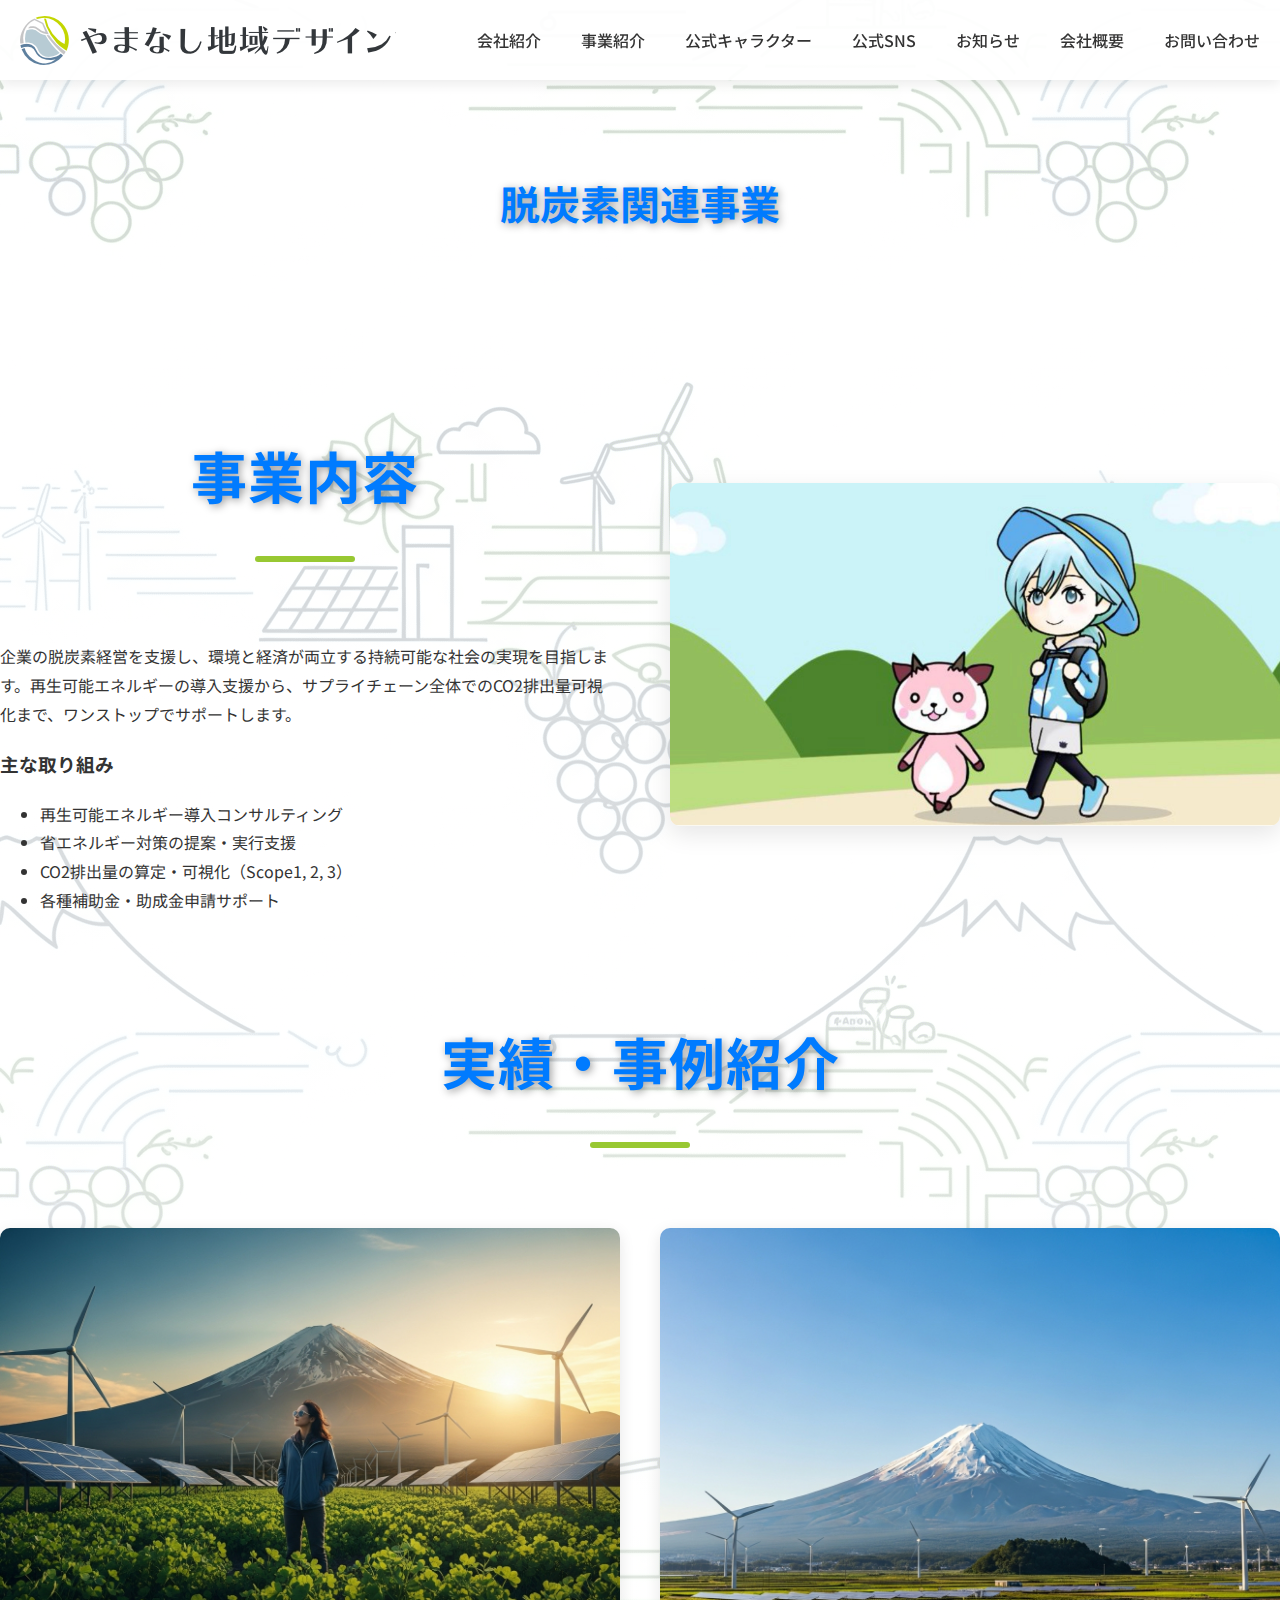
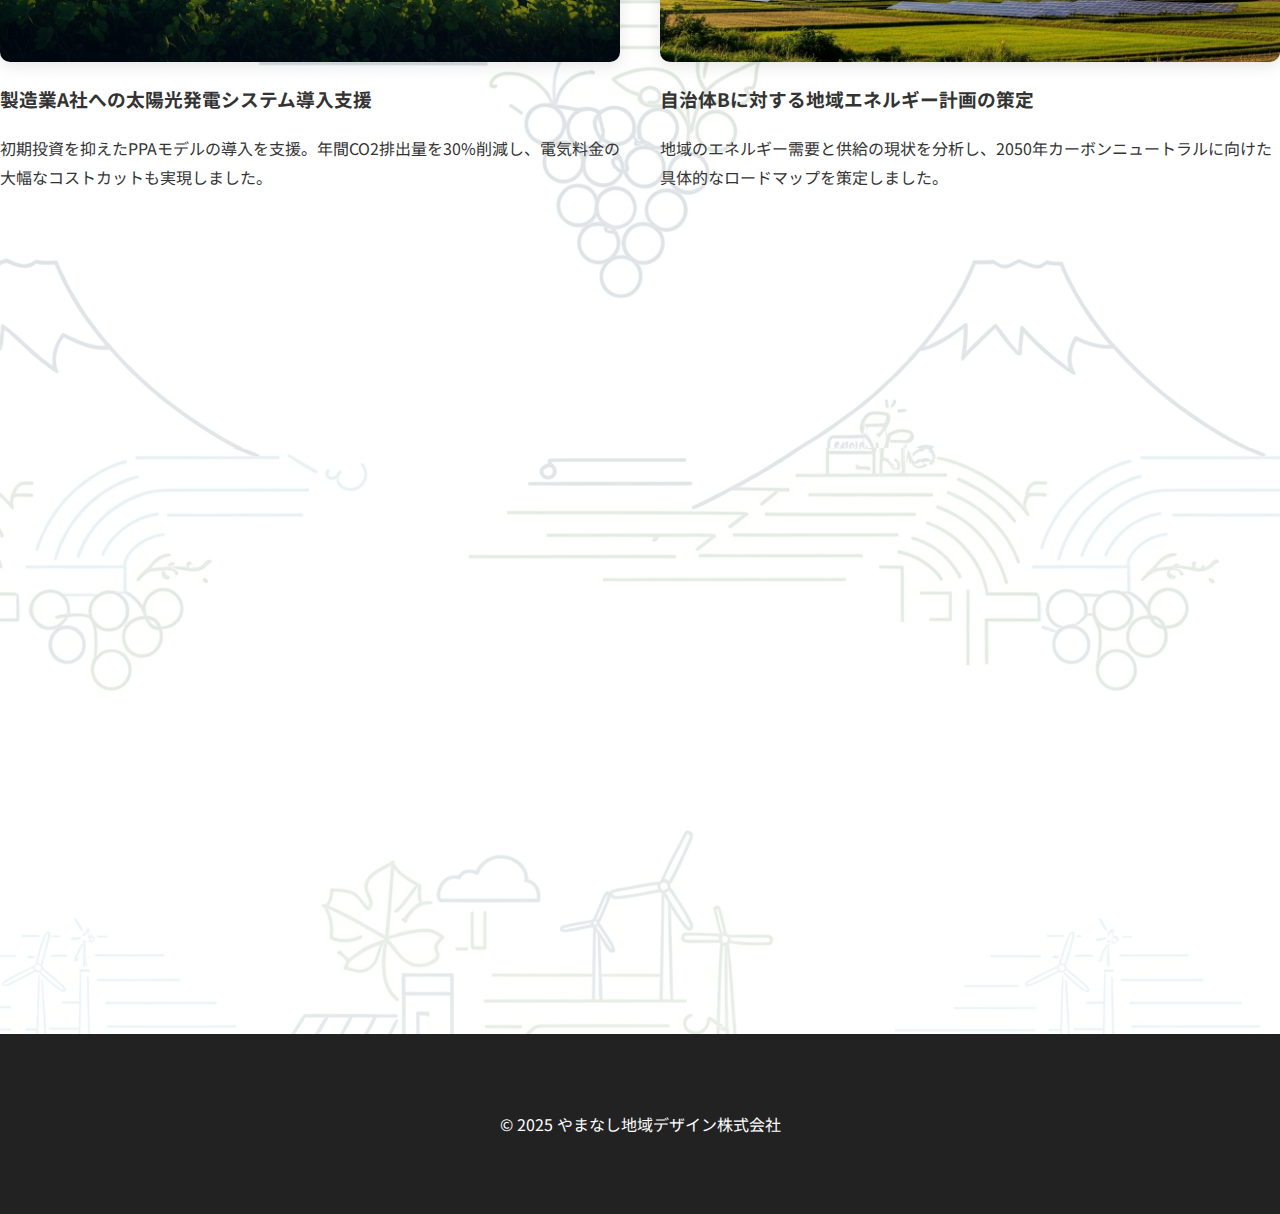
<file: decarbonization.html>
<!DOCTYPE html>
<html lang="ja">
  <head>
    <meta charset="UTF-8">
    <meta name="viewport" content="width=device-width, initial-scale=1.0">
    <title>脱炭素関連事業 - やまなし地域デザイン</title>
    <link rel="shortcut icon" href="image/favicon.ico" type="image/x-icon">
    <link rel="preconnect" href="https://fonts.googleapis.com">
    <link rel="preconnect" href="https://fonts.gstatic.com" crossorigin>
    <link
      href="https://fonts.googleapis.com/css2?family=Noto+Sans+JP:wght@300;400;500;700&display=swap"
      rel="stylesheet"
    >
    <link rel="stylesheet" href="css/style.css">
  </head>
  <body>
    <header>
      <div class="container">
        <a href="index.html" class="logo"><img src="image/logo_name.png" alt="やまなし地域デザイン"></a>
        <nav>
          <ul>
            <li><a href="index.html#about">会社紹介</a></li>
            <li><a href="index.html#business">事業紹介</a></li>
            <li><a href="index.html#character">公式キャラクター</a></li>
            <li><a href="index.html#sns">公式SNS</a></li>
            <li><a href="index.html#news">お知らせ</a></li>
            <li><a href="index.html#company">会社概要</a></li>
            <li><a href="index.html#contact">お問い合わせ</a></li>
          </ul>
        </nav>
        <button class="hamburger" aria-label="メニューを開く" type="button">
          <span></span>
          <span></span>
          <span></span>
        </button>
      </div>
    </header>

    <main>
      <section id="page-hero" class="content-section animate-on-scroll">
        <div class="container">
          <h1>脱炭素関連事業</h1>
        </div>
      </section>

      <section id="business-detail" class="container content-section animate-on-scroll">
        <div class="layout-section">
          <div class="text-content">
            <h2>事業内容</h2>
            <p>
              企業の脱炭素経営を支援し、環境と経済が両立する持続可能な社会の実現を目指します。再生可能エネルギーの導入支援から、サプライチェーン全体でのCO2排出量可視化まで、ワンストップでサポートします。
            </p>
            <h3>主な取り組み</h3>
            <ul>
              <li>再生可能エネルギー導入コンサルティング</li>
              <li>省エネルギー対策の提案・実行支援</li>
              <li>CO2排出量の算定・可視化（Scope1, 2, 3）</li>
              <li>各種補助金・助成金申請サポート</li>
            </ul>
          </div>
          <div class="image-content">
            <img src="image/decarbonization_main.webp" alt="脱炭素事業概要">
          </div>
        </div>

        <h2>実績・事例紹介</h2>
        <div class="case-study-grid">
          <div class="case-study animate-on-scroll">
            <img src="image/decarbonization_case1.png" alt="事例1">
            <h3>製造業A社への太陽光発電システム導入支援</h3>
            <p>
              初期投資を抑えたPPAモデルの導入を支援。年間CO2排出量を30%削減し、電気料金の大幅なコストカットも実現しました。
            </p>
          </div>
          <div class="case-study animate-on-scroll">
            <img src="image/decarbonization_case2.png" alt="事例2">
            <h3>自治体Bに対する地域エネルギー計画の策定</h3>
            <p>
              地域のエネルギー需要と供給の現状を分析し、2050年カーボンニュートラルに向けた具体的なロードマップを策定しました。
            </p>
          </div>
        </div>
      </section>
    </main>

    <section id="contact" class="container content-section animate-on-scroll">
          <h2>お問い合わせ</h2>
          <p>お電話またはメールにて<br class="mobile-only-br">お気軽にお問い合わせください。</p>
          <p class="contact-phone">
            <img src="image/phone.svg" alt="電話アイコン" class="contact-icon">
            <span class="phone-number">055-XXX-XXXX</span>
          </p>
          <div class="reception-hours">
            <p>【電話受付時間】<br>
                月曜日～金曜日 9:00～17:00<br>
               （ただし、祝日および12月31日～<br class="mobile-only-br">1月3日は除きます。）</p>
          </div>
          <a href="mailto:info@yamanashi-design.co.jp" class="btn mail-button">
            <img src="image/mail.svg" alt="メールアイコン" class="contact-icon mail-icon">
            メールでお問い合わせ
          </a>
        </section>

    <footer>
      <div class="container">
        <p>&copy; 2025 やまなし地域デザイン株式会社</p>
      </div>
    </footer>

    <script src="script/main.js"></script>
  </body>
</html>
</file>
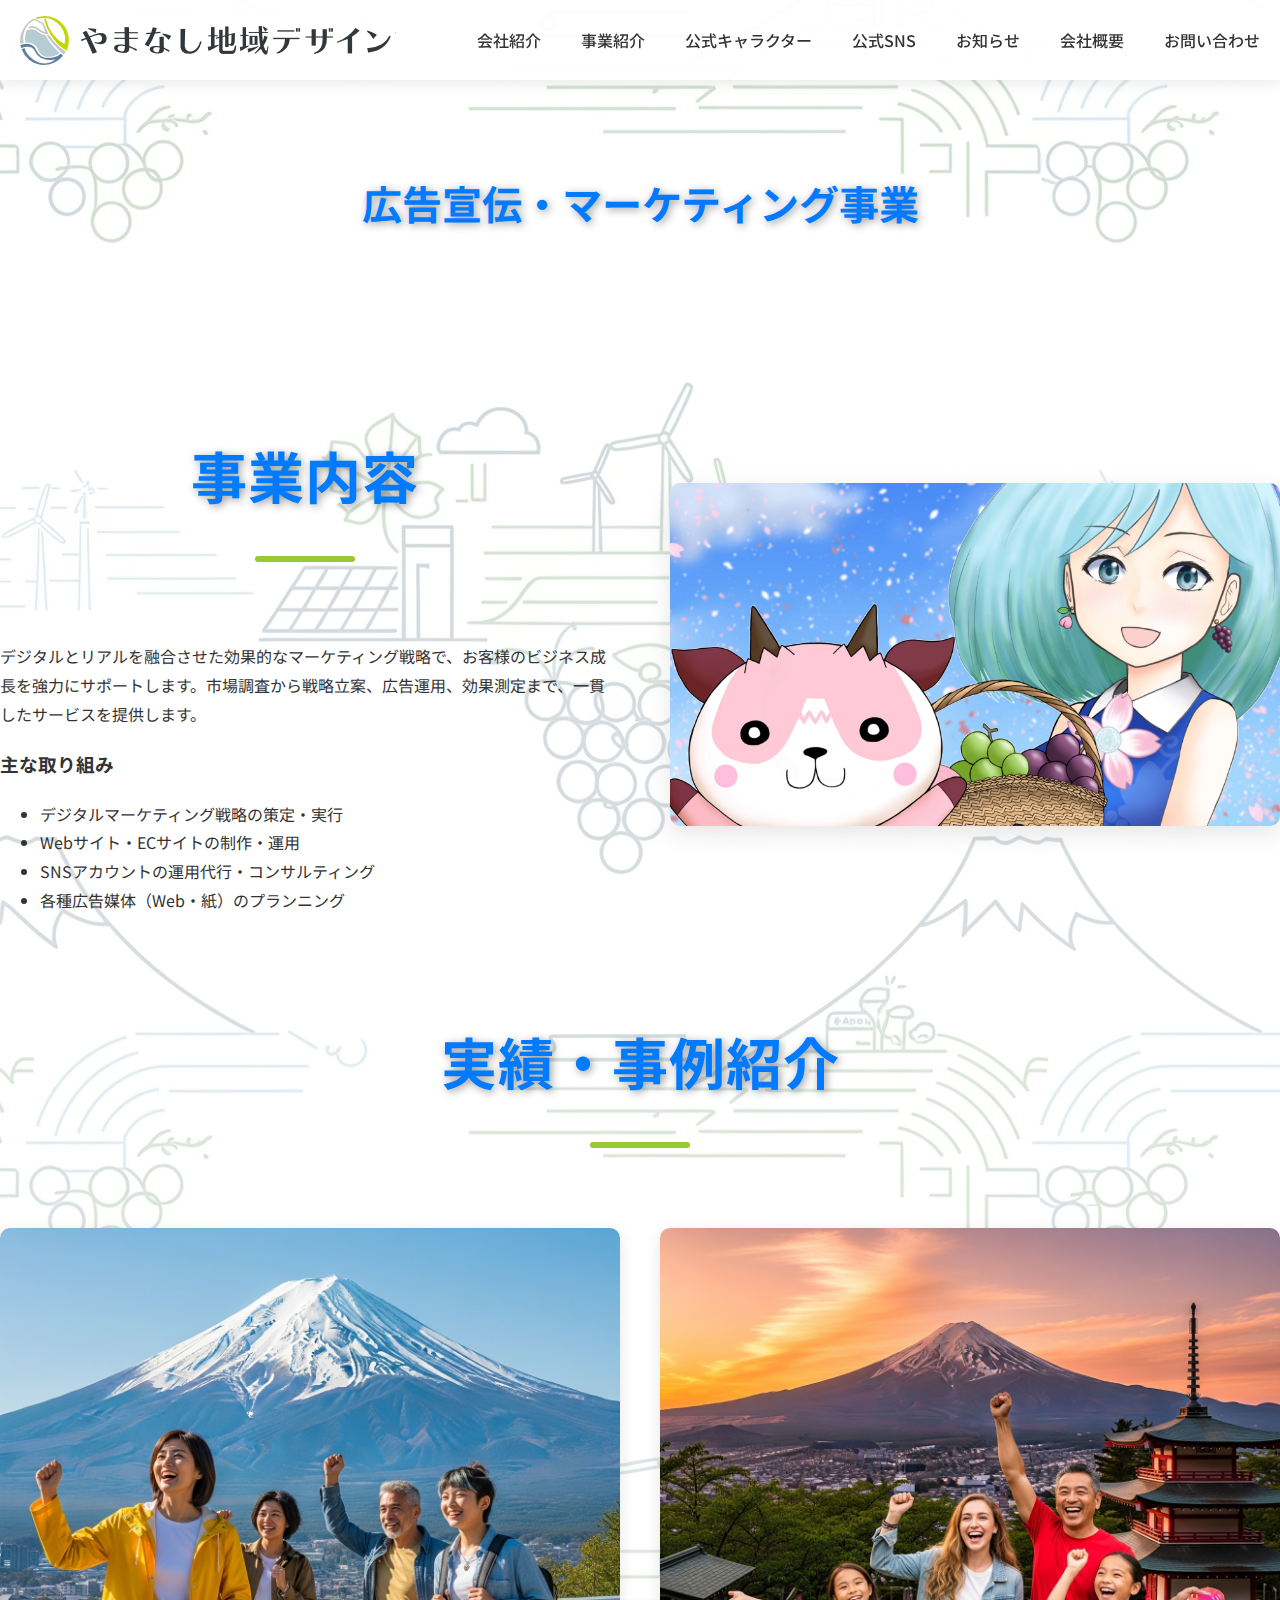
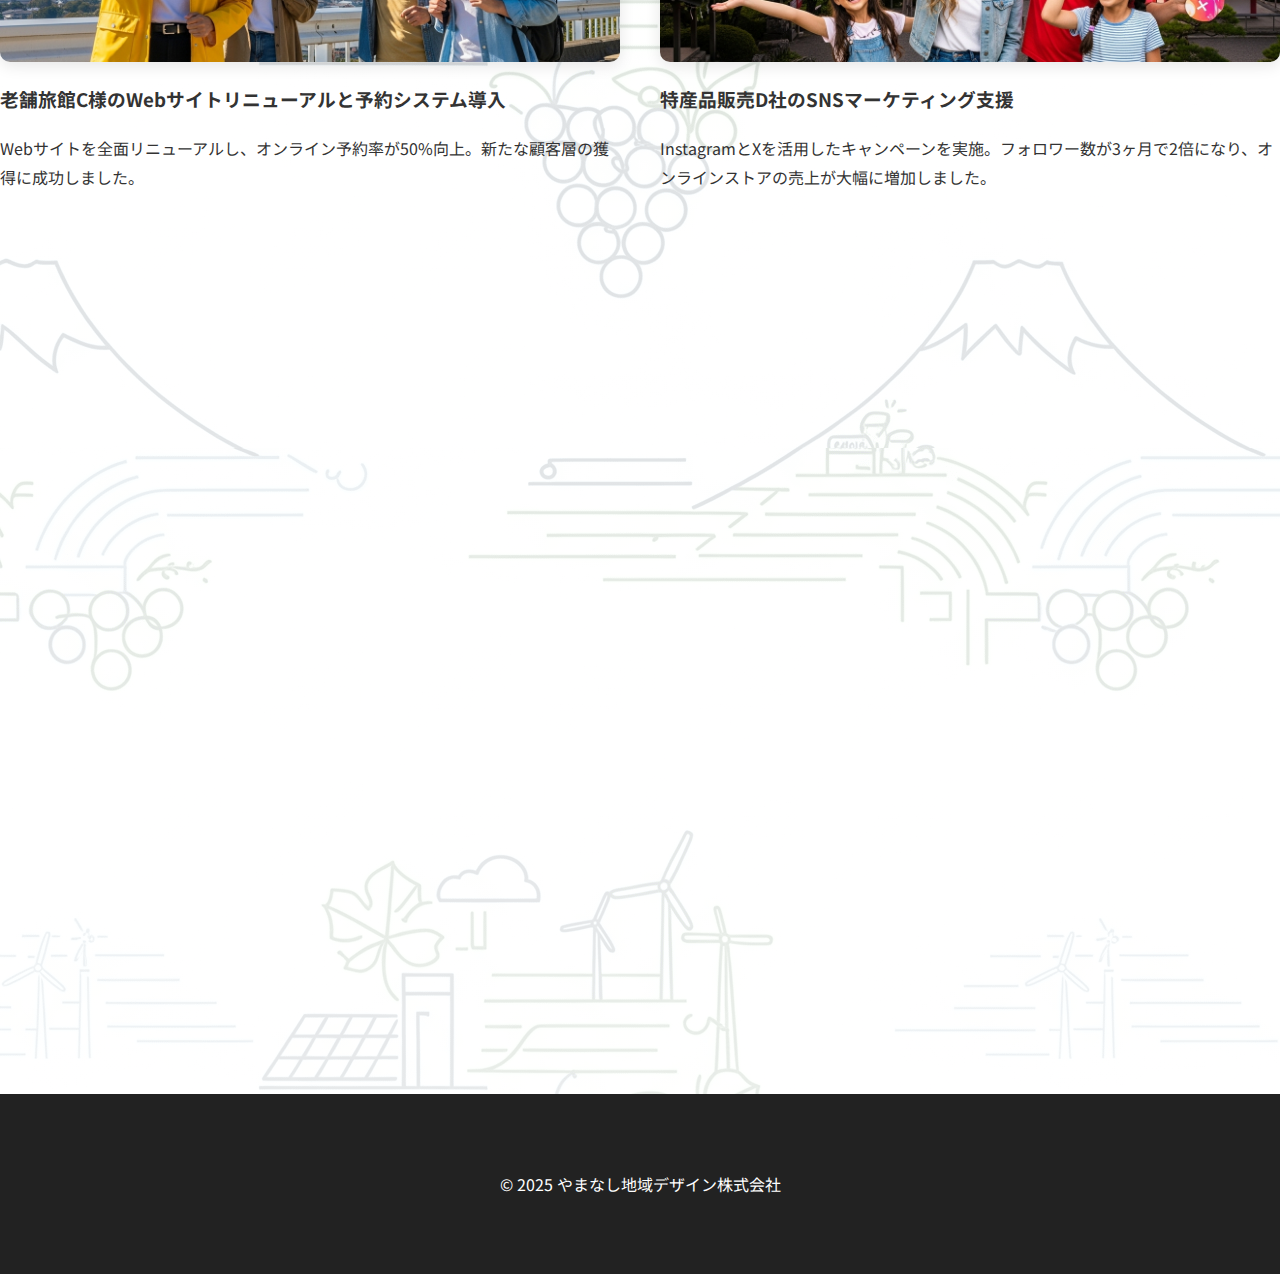
<file: marketing.html>
<!DOCTYPE html>
<html lang="ja">
  <head>
    <meta charset="UTF-8">
    <meta name="viewport" content="width=device-width, initial-scale=1.0">
    <title>広告宣伝・マーケティング事業 - やまなし地域デザイン</title>
    <link rel="shortcut icon" href="image/favicon.ico" type="image/x-icon">
    <link rel="preconnect" href="https://fonts.googleapis.com">
    <link rel="preconnect" href="https://fonts.gstatic.com" crossorigin>
    <link
      href="https://fonts.googleapis.com/css2?family=Noto+Sans+JP:wght@300;400;500;700&display=swap"
      rel="stylesheet"
    >
    <link rel="stylesheet" href="css/style.css">
  </head>
  <body>
    <header>
      <div class="container">
        <a href="index.html" class="logo"><img src="image/logo_name.png" alt="やまなし地域デザイン"></a>
        <nav>
          <ul>
            <li><a href="index.html#about">会社紹介</a></li>
            <li><a href="index.html#business">事業紹介</a></li>
            <li><a href="index.html#character">公式キャラクター</a></li>
            <li><a href="index.html#sns">公式SNS</a></li>
            <li><a href="index.html#news">お知らせ</a></li>
            <li><a href="index.html#company">会社概要</a></li>
            <li><a href="index.html#contact">お問い合わせ</a></li>
          </ul>
        </nav>
        <button class="hamburger" aria-label="メニューを開く" type="button">
          <span></span>
          <span></span>
          <span></span>
        </button>
      </div>
    </header>

    <main>
      <section id="page-hero" class="content-section animate-on-scroll">
        <div class="container">
          <h1>広告宣伝・マーケティング事業</h1>
        </div>
      </section>

      <section id="business-detail" class="container content-section animate-on-scroll">
        <div class="layout-section">
          <div class="text-content">
            <h2>事業内容</h2>
            <p>
              デジタルとリアルを融合させた効果的なマーケティング戦略で、お客様のビジネス成長を強力にサポートします。市場調査から戦略立案、広告運用、効果測定まで、一貫したサービスを提供します。
            </p>
            <h3>主な取り組み</h3>
            <ul>
              <li>デジタルマーケティング戦略の策定・実行</li>
              <li>Webサイト・ECサイトの制作・運用</li>
              <li>SNSアカウントの運用代行・コンサルティング</li>
              <li>各種広告媒体（Web・紙）のプランニング</li>
            </ul>
          </div>
          <div class="image-content">
            <img src="image/marketing_main.webp" alt="マーケティング事業概要">
          </div>
        </div>

        <h2>実績・事例紹介</h2>
        <div class="case-study-grid">
          <div class="case-study animate-on-scroll">
            <img src="image/marketing_case1.png" alt="事例1">
            <h3>老舗旅館C様のWebサイトリニューアルと予約システム導入</h3>
            <p>Webサイトを全面リニューアルし、オンライン予約率が50%向上。新たな顧客層の獲得に成功しました。</p>
          </div>
          <div class="case-study animate-on-scroll">
            <img src="image/marketing_case2.png" alt="事例2">
            <h3>特産品販売D社のSNSマーケティング支援</h3>
            <p>
              InstagramとXを活用したキャンペーンを実施。フォロワー数が3ヶ月で2倍になり、オンラインストアの売上が大幅に増加しました。
            </p>
          </div>
        </div>
      </section>
    </main>

    <section id="contact" class="container content-section animate-on-scroll">
      <h2>お問い合わせ</h2>
      <p>お電話またはメールにてお気軽にお問い合わせください。</p>
      <p class="contact-phone">
        <img src="image/phone.svg" alt="電話アイコン" class="contact-icon">
        <span class="phone-number">055-XXX-XXXX</span>
      </p>
      <div class="reception-hours">
        <p>【電話受付時間】</p>
        <p>月曜日～金曜日 9:00～17:00</p>
        <p>（ただし、祝日および12月31日～1月3日は除きます。）</p>
      </div>
      <a href="mailto:info@yamanashi-design.co.jp" class="btn mail-button">
        <img src="image/mail.svg" alt="メールアイコン" class="contact-icon mail-icon">
        メールでお問い合わせ
      </a>
    </section>

    <footer>
      <div class="container">
        <p>&copy; 2025 やまなし地域デザイン株式会社</p>
      </div>
    </footer>

    <script src="script/main.js"></script>
  </body>
</html>
</file>
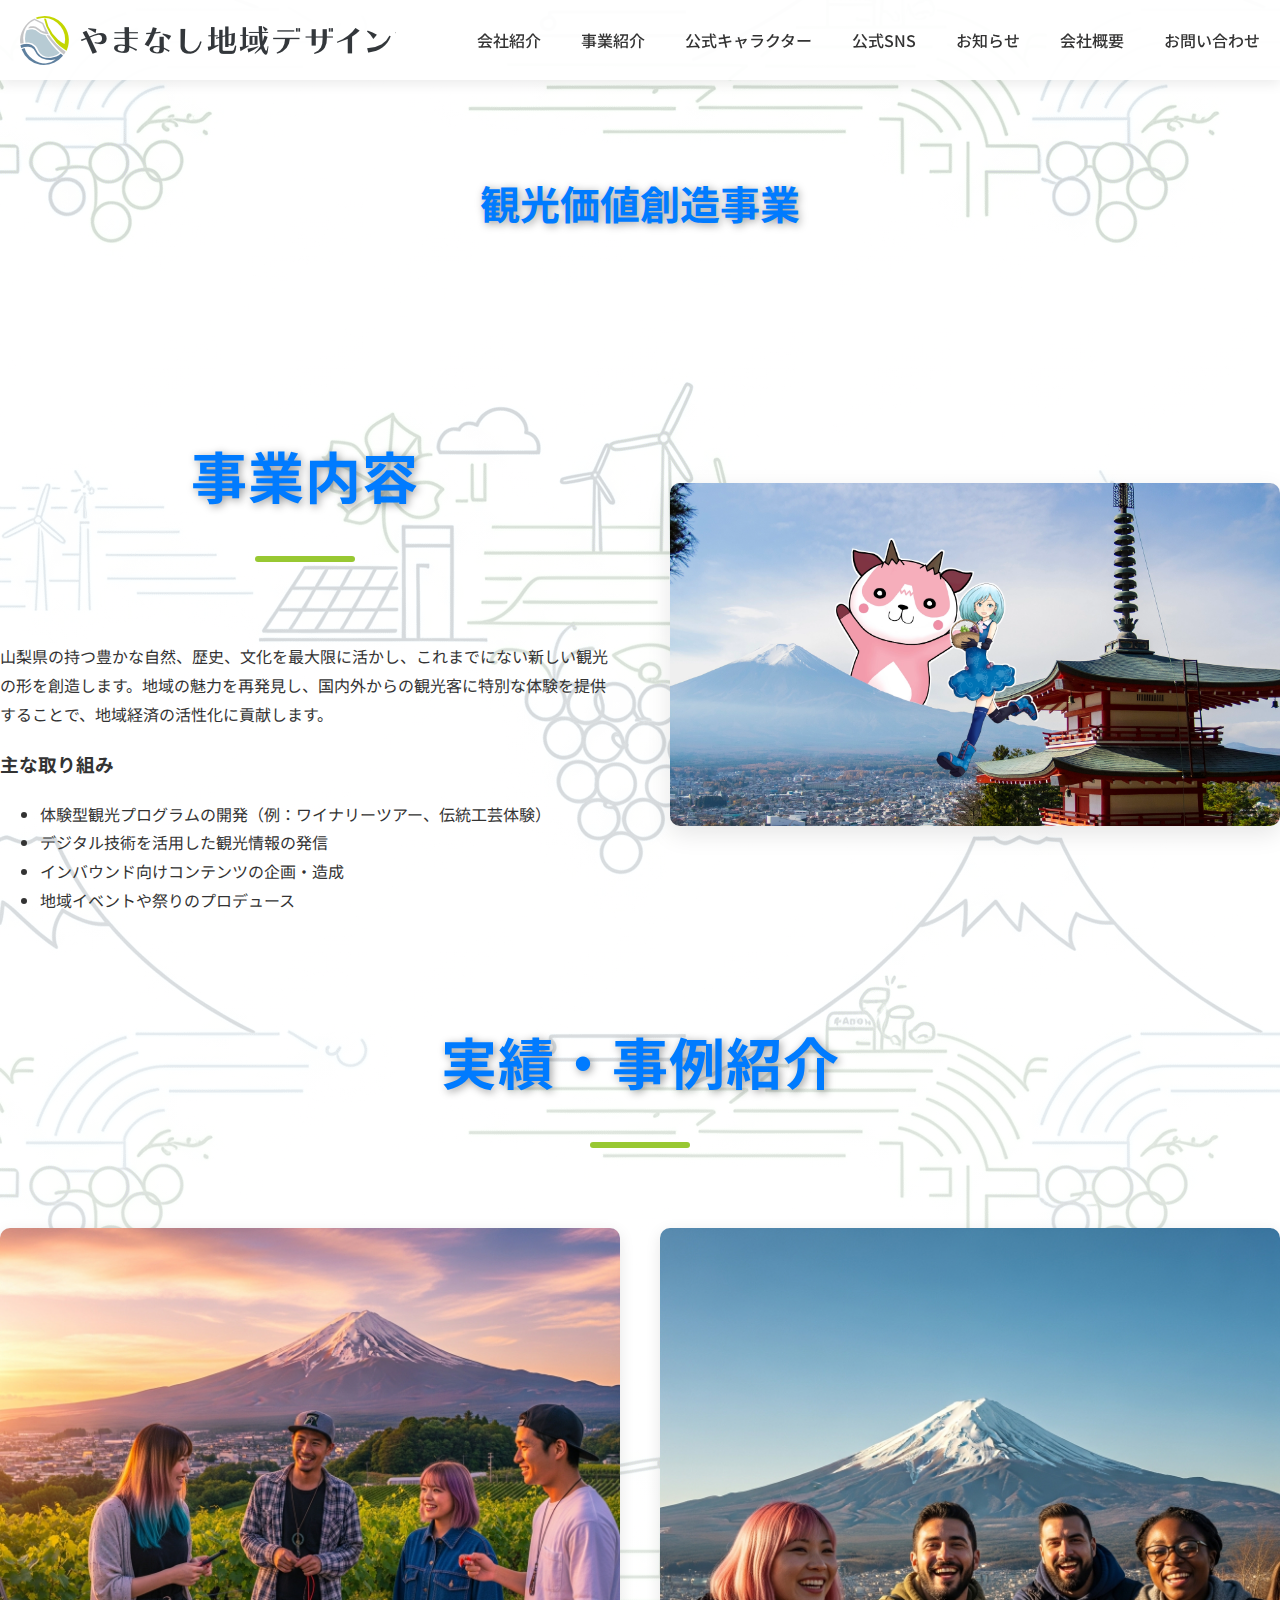
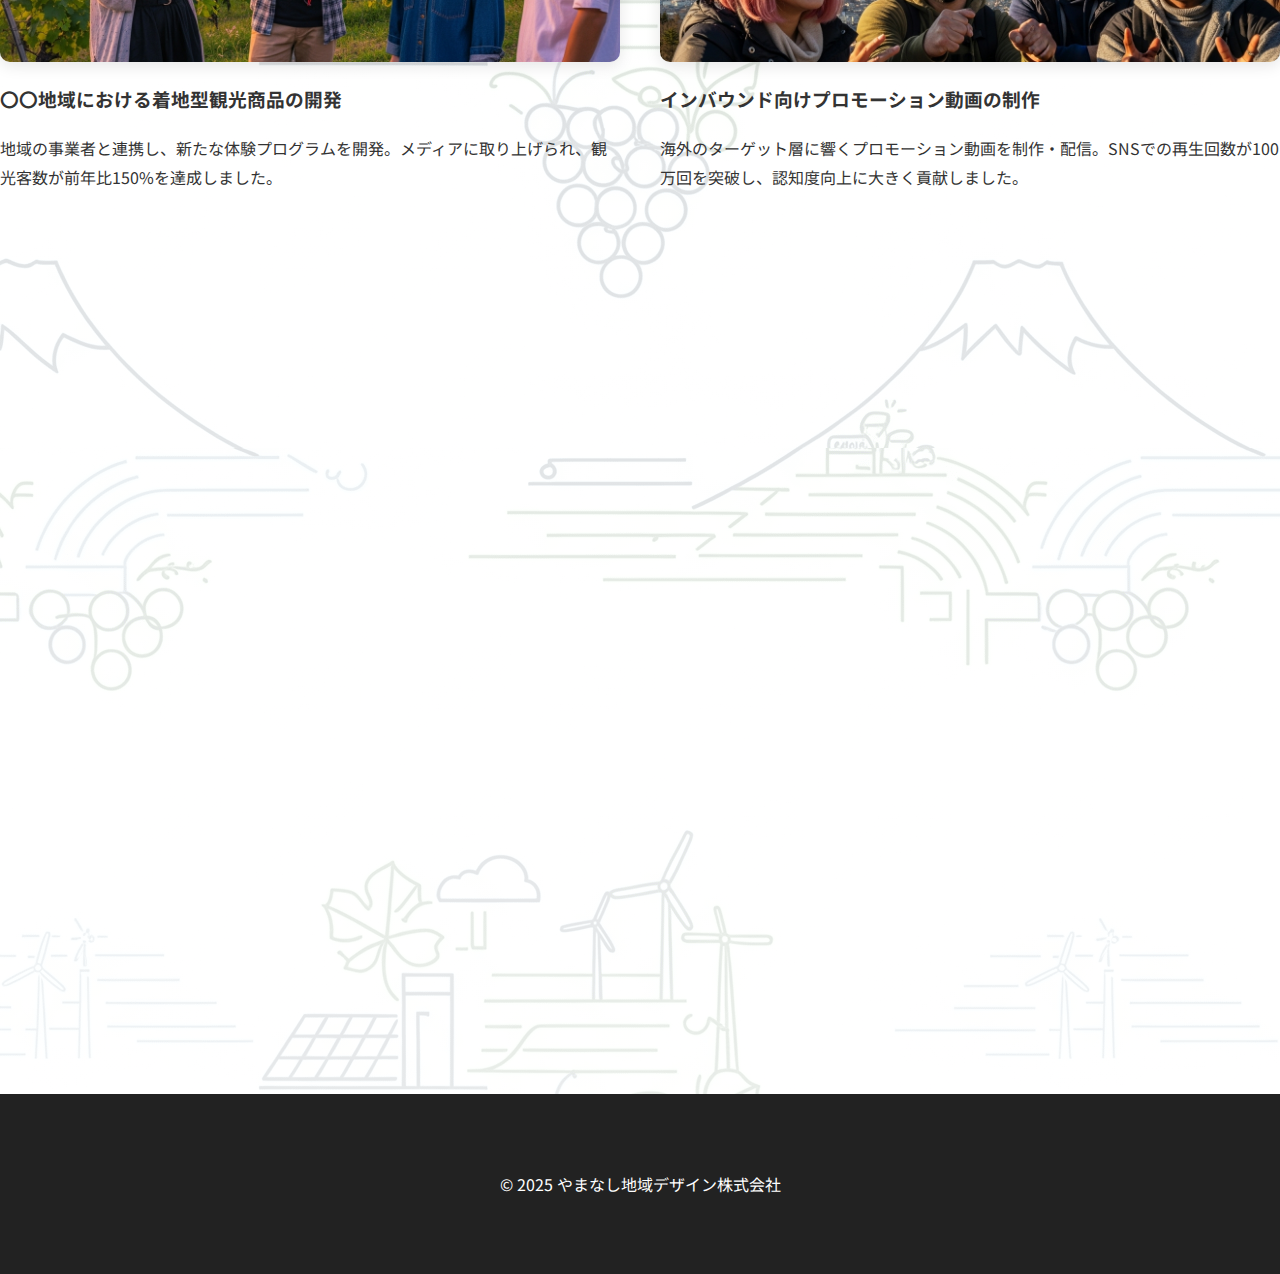
<file: tourism.html>
<!DOCTYPE html>
<html lang="ja">
  <head>
    <meta charset="UTF-8">
    <meta name="viewport" content="width=device-width, initial-scale=1.0">
    <title>観光価値創造事業 - やまなし地域デザイン</title>
    <link rel="shortcut icon" href="image/favicon.ico" type="image/x-icon">
    <link rel="preconnect" href="https://fonts.googleapis.com">
    <link rel="preconnect" href="https://fonts.gstatic.com" crossorigin>
    <link
      href="https://fonts.googleapis.com/css2?family=Noto+Sans+JP:wght@300;400;500;700&display=swap"
      rel="stylesheet"
    >
    <link rel="stylesheet" href="css/style.css">
  </head>
  <body>
    <header>
      <div class="container">
        <a href="index.html" class="logo"><img src="image/logo_name.png" alt="やまなし地域デザイン"></a>
        <nav>
          <ul>
            <li><a href="index.html#about">会社紹介</a></li>
            <li><a href="index.html#business">事業紹介</a></li>
            <li><a href="index.html#character">公式キャラクター</a></li>
            <li><a href="index.html#sns">公式SNS</a></li>
            <li><a href="index.html#news">お知らせ</a></li>
            <li><a href="index.html#company">会社概要</a></li>
            <li><a href="index.html#contact">お問い合わせ</a></li>
          </ul>
        </nav>
        <button class="hamburger" aria-label="メニューを開く" type="button">
          <span></span>
          <span></span>
          <span></span>
        </button>
      </div>
    </header>

    <main>
      <section id="page-hero" class="content-section animate-on-scroll">
        <div class="container">
          <h1>観光価値創造事業</h1>
        </div>
      </section>

      <section id="business-detail" class="container content-section animate-on-scroll">
        <div class="layout-section">
          <div class="text-content">
            <h2>事業内容</h2>
            <p>
              山梨県の持つ豊かな自然、歴史、文化を最大限に活かし、これまでにない新しい観光の形を創造します。地域の魅力を再発見し、国内外からの観光客に特別な体験を提供することで、地域経済の活性化に貢献します。
            </p>
            <h3>主な取り組み</h3>
            <ul>
              <li>体験型観光プログラムの開発（例：ワイナリーツアー、伝統工芸体験）</li>
              <li>デジタル技術を活用した観光情報の発信</li>
              <li>インバウンド向けコンテンツの企画・造成</li>
              <li>地域イベントや祭りのプロデュース</li>
            </ul>
          </div>
          <div class="image-content">
            <img src="image/tourism_main.webp" alt="観光事業概要">
          </div>
        </div>

        <h2>実績・事例紹介</h2>
        <div class="case-study-grid">
          <div class="case-study animate-on-scroll">
            <img src="image/tourism_case1.png" alt="事例1">
            <h3>〇〇地域における着地型観光商品の開発</h3>
            <p>
              地域の事業者と連携し、新たな体験プログラムを開発。メディアに取り上げられ、観光客数が前年比150%を達成しました。
            </p>
          </div>
          <div class="case-study animate-on-scroll">
            <img src="image/tourism_case2.png" alt="事例2">
            <h3>インバウンド向けプロモーション動画の制作</h3>
            <p>
              海外のターゲット層に響くプロモーション動画を制作・配信。SNSでの再生回数が100万回を突破し、認知度向上に大きく貢献しました。
            </p>
          </div>
        </div>
      </section>
    </main>

    <section id="contact" class="container content-section animate-on-scroll">
      <h2>お問い合わせ</h2>
      <p>お電話またはメールにてお気軽にお問い合わせください。</p>
      <p class="contact-phone">
        <img src="image/phone.svg" alt="電話アイコン" class="contact-icon">
        <span class="phone-number">055-XXX-XXXX</span>
      </p>
      <div class="reception-hours">
        <p>【電話受付時間】</p>
        <p>月曜日～金曜日 9:00～17:00</p>
        <p>（ただし、祝日および12月31日～1月3日は除きます。）</p>
      </div>
      <a href="mailto:info@yamanashi-design.co.jp" class="btn mail-button">
        <img src="image/mail.svg" alt="メールアイコン" class="contact-icon mail-icon">
        メールでお問い合わせ
      </a>
    </section>

    <footer>
      <div class="container">
        <p>&copy; 2025 やまなし地域デザイン株式会社</p>
      </div>
    </footer>

    <script src="script/main.js"></script>
  </body>
</html>
</file>
<file: css/style.css>
@import url('https://fonts.googleapis.com/css2?family=Noto+Sans+JP:wght@300;400;500;700&display=swap');

:root {
    --primary-color: #007bff;
    --secondary-color: #98c832;
    --text-color: #333;
    --background-color: #fff;
    --header-height: 80px;
    --accent-color: var(--secondary-color);
    --light-gray: #f8f8f8;
}

*,
*::before,
*::after {
    box-sizing: border-box;
}

html {
    scroll-behavior: smooth;
}

html, body {
    width: 100%;
    overflow-x: hidden;
}



html.no-scroll, body.no-scroll {
    overflow: hidden !important;
}

body {
    font-family: 'Noto Sans JP', sans-serif;
    margin: 0;
    padding-top: var(--header-height);
    color: var(--text-color);
    background-color: transparent;
    background-image: linear-gradient(rgb(255 255 255 / 80%), rgb(255 255 255 / 90%)), url('../image/background.png');
    background-repeat: repeat;
    line-height: 1.8;
    -webkit-font-smoothing: antialiased;
    -moz-osx-font-smoothing: grayscale;
    scroll-padding-top: var(--header-height);
}

.container {
    width: 100%;
    max-width: 1280px;
    margin: 0 auto;
    padding: 0 20px;
}

header {
    background-color: rgb(255 255 255 / 95%);
    position: fixed;
    top: 0;
    left: 0;
    width: 100%;
    height: var(--header-height);
    display: flex;
    align-items: center;
    z-index: 1000;
    box-shadow: 0 4px 12px rgb(0 0 0 / 8%);
    transition: height 0.4s ease-in-out, background-color 0.4s ease-in-out, box-shadow 0.4s ease-in-out;
    box-sizing: border-box;
}

header.scrolled {
    height: 60px;
    background-color: rgb(255 255 255 / 98%);
    box-shadow: 0 2px 8px rgb(0 0 0 / 15%);
}

header .container {
    display: flex;
    justify-content: space-between;
    align-items: center;
    width: 100%;
}

.logo {
    text-decoration: none;
    letter-spacing: 0.5px;
    flex-shrink: 0;
}

/* General img styles - should come before more specific img selectors */
img {
    max-width: 100%;
    height: auto;
    display: block;
}

.logo img {
    height: auto;
    max-height: 50px;
    transition: max-height 0.4s ease-in-out;
    vertical-align: middle;
}

.layout-section img {
    max-width: 100%;
    height: auto;
    border-radius: 10px;
    box-shadow: 0 8px 25px rgb(0 0 0 / 10%);
}

.business-item img {
    max-width: 100%;
    height: 250px;
    object-fit: cover;
    border-radius: 12px;
    transition: transform 0.3s ease;
}

.business-item:hover img {
    transform: scale(1.06);
}

.case-study img {
    margin: 0 auto 20px;
    border-radius: 10px;
    box-shadow: 0 4px 15px rgb(0 0 0 / 10%);
}

.character-item img {
    border-radius: 50%;
    width: 200px;
    height: 200px;
    object-fit: cover;
    margin-bottom: 25px;
    border: 4px solid var(--secondary-color);
    box-shadow: 0 6px 20px rgb(0 0 0 / 15%);
    margin-left: auto;
    margin-right: auto;

    /* 初期状態 */
    transform: scale(1) rotate(0deg);
}

.character-item.is-visible img {
    animation: image-pop-effect 1.0s cubic-bezier(0.25, 0.8, 0.25, 1) forwards 1.0s;
}

.sns-link-animated .sns-icon-area img {
    width: 100%;
    height: 100%;
    object-fit: cover;
    border-radius: 50%;
    margin-bottom: 25px;
    border: 4px solid var(--secondary-color);
    box-shadow: 0 6px 20px rgb(0 0 0 / 15%);

    /* 初期状態 */
    transform: scale(1) rotate(0deg);
}

.sns-link-animated.is-visible .sns-icon-area img {
    animation: image-pop-effect 1.0s cubic-bezier(0.25, 0.8, 0.25, 1) forwards 1.0s;
}

header.scrolled .logo img {
    max-height: 40px;
}

nav {
    display: flex;
    justify-content: flex-end;
    flex-grow: 1;
}

nav ul {
    margin: 0;
    padding: 0;
    list-style: none;
    display: flex;
    align-items: center;
}

#news ul {
    list-style: none;
    padding: 0;
    max-width: 1000px;
    margin: 0 auto;
}

.related-links ul {
    list-style: none;
    padding: 0;
    display: flex;
    justify-content: center;
    flex-wrap: wrap;
    gap: 25px 50px;
}

.footer-info ul {
    list-style: none;
    padding: 0;
    margin: 0 0 30px;
    display: flex;
    justify-content: center;
    gap: 40px;
    flex-wrap: wrap;
}

nav li {
    margin-left: 40px;
}

nav a {
    text-decoration: none;
    color: var(--text-color);
    font-weight: 500;
    transition: color 0.3s ease, transform 0.2s ease, position 0.3s ease;
    position: relative;
}

nav a::after {
    content: '';
    position: absolute;
    left: 0;
    bottom: 0;
    width: 0%;
    height: 3px;
    background-color: var(--primary-color);
    transition: width 0.3s ease;
}

nav a:hover {
    color: var(--primary-color);
    transform: translateY(-2px);
}

nav a:hover::after {
    width: 100%;
}

/* Submenu styles */
.has-submenu {
    position: relative;
}

.submenu {
    display: none;
    position: absolute;
    top: 100%;
    left: 0;
    background-color: white;
    list-style: none;
    padding: 10px 0;
    margin: 0;
    border-radius: 5px;
    box-shadow: 0 4px 12px rgb(0 0 0 / 15%);
    min-width: 220px;
    z-index: 1001;
}

.has-submenu:hover .submenu {
    display: block;
}

.submenu li {
    margin: 0;
}

.submenu li a {
    display: block;
    padding: 10px 20px;
    color: var(--text-color);
    white-space: nowrap;
}

.submenu li a:hover {
    background-color: var(--light-gray);
    color: var(--primary-color);
}

.hamburger {
    display: none;
    cursor: pointer;
    background: none;
    border: none;
    padding: 10px;
    position: relative;
    z-index: 1100;
    flex-shrink: 0;
}

.hamburger span {
    display: block;
    width: 30px;
    height: 3px;
    margin: 7px auto;
    background-color: var(--text-color);
    transition: all 0.3s ease-in-out;
}

.hamburger.active span:nth-child(1) {
    transform: translateY(10px) rotate(45deg);
}

.hamburger.active span:nth-child(2) {
    opacity: 0;
}

.hamburger.active span:nth-child(3) {
    transform: translateY(-10px) rotate(-45deg);
}

#hero {
    position: relative;
    height: calc(100vh - var(--header-height));
    display: flex;
    align-items: center;
    justify-content: center;
    text-align: center;
    overflow: hidden;
    background-color: #222;
}

.hero-video {
    position: absolute;
    top: 50%;
    left: 50%;
    transform: translate(-50%, -50%);
    min-width: 100%;
    min-height: 100%;
    width: auto;
    height: auto;
    z-index: 0;
    object-fit: cover;
}

#hero::after {
    content: '';
    position: absolute;
    top: 0;
    left: 0;
    width: 100%;
    height: 100%;
    background-color: rgb(0 0 0 / 30%);
    z-index: 1;
}

.hero-content {
    position: relative;
    z-index: 2;
    color: white;
    text-shadow: 0 4px 12px rgb(0 0 0 / 90%);
    padding: 20px;
}

.hero-content h1 {
    font-size: 5rem;
    margin-bottom: 30px;
    letter-spacing: 1.5px;
    line-height: 1.1;
}

.hero-content p {
    font-size: 1.6rem;
    max-width: 900px;
    margin: 0 auto;
    font-weight: 700;
    opacity: 0;
    transform: translateY(20px);
    animation: fade-in-up 1s forwards 3s;
}

.hero-content h1 span {
    display: block;
    opacity: 0;
    transform: translateY(20px);
    transition: opacity 0.8s ease-out, transform 0.8s ease-out;
}

@keyframes fade-in-up {
    to {
        opacity: 1;
        transform: translateY(0);
    }
}

.content-section {
    padding: 60px 0;
    opacity: 0;
    transform: translateY(60px);
    transition: opacity 0.9s ease-out, transform 0.9s ease-out;
    scroll-margin-top: var(--header-height);
}

.content-section.is-visible {
    opacity: 1;
    transform: translateY(0);
}

.content-section h2 {
    text-align: center;
    font-size: 3.5rem;
    margin-bottom: 80px;
    position: relative;
    color: var(--primary-color);
    font-weight: 700;
    letter-spacing: 1px;
    text-shadow: 2px 2px 8px rgb(0 0 0 / 40%);
}

.content-section h2::after {
    content: '';
    display: block;
    width: 100px;
    height: 6px;
    background-color: var(--secondary-color);
    margin: 30px auto 0;
    border-radius: 3px;
}

#page-hero h1 {
    font-size: 2.5rem;
    text-align: center;
    color: var(--primary-color);
    margin-bottom: 20px;
    text-shadow: 2px 2px 8px rgb(0 0 0 / 40%);
}

.layout-section {
    display: flex;
    align-items: center;
    gap: 60px;
    margin-bottom: 80px;
}

.layout-section:nth-of-type(even) {
    flex-direction: row-reverse;
}

.layout-section .text-content,
.layout-section .image-content {
    flex: 1;
}

.vision-mission-container {
    display: flex;
    flex-wrap: wrap;
    justify-content: center;
    gap: 40px;
    width: 100%;
    max-width: 1200px;
}

.vision-mission-item {
    background-color: #fff;
    padding: 40px;
    border-radius: 15px;
    box-shadow: 0 10px 30px rgb(0 0 0 / 10%);
    transition: transform 0.3s ease, box-shadow 0.3s ease;
    flex: 1;
    min-width: 300px;
    max-width: 580px;
}

.vision-mission-item:hover {
    transform: translateY(-10px);
    box-shadow: 0 15px 40px rgb(0 0 0 / 15%);
}

.vision-mission-item h3 {
    font-size: 2.5rem;
    color: var(--primary-color);
    margin-top: 0;
    margin-bottom: 20px;
    font-weight: 700;
    letter-spacing: 0.5px;
}

.vision-mission-item p {
    font-size: 1.3rem;
    line-height: 1.7;
}

.business-grid {
    display: grid;
    grid-template-columns: repeat(auto-fit, minmax(300px, 1fr));
    gap: 60px;
    justify-content: center;
    justify-items: center;
}

.case-study-grid {
    display: grid;
    grid-template-columns: repeat(auto-fit, minmax(min(100%, 280px), 1fr));
    gap: 40px;
    justify-content: center;
    justify-items: center;
}

.business-item {
    text-align: center;
    background: #fff;
    padding: 45px 30px;
    border-radius: 18px;
    box-shadow: 0 10px 30px rgb(0 0 0 / 12%);
    transition: transform 0.4s cubic-bezier(0.25, 0.8, 0.25, 1), box-shadow 0.4s cubic-bezier(0.25, 0.8, 0.25, 1);
    overflow: hidden;
    position: relative;
    opacity: 0;
    transform: translateY(40px);
    display: flex;
    flex-direction: column;
    justify-content: space-between;
}

.business-item.is-visible {
    opacity: 1;
    transform: translateY(0);
}

.business-item::before {
    content: '';
    position: absolute;
    top: 0;
    left: 0;
    width: 100%;
    height: 6px;
    background-color: var(--primary-color);
    transform: scaleX(0);
    transform-origin: left;
    transition: transform 0.4s ease-out;
}

.business-item:hover::before {
    transform: scaleX(1);
}

.business-item:hover {
    transform: translateY(-18px) scale(1.03);
    box-shadow: 0 18px 45px rgb(0 0 0 / 20%);
}

.business-item h3 {
    font-size: 2rem;
    color: var(--primary-color);
    margin-bottom: 18px;
    font-weight: 600;
}

.business-item p {
    font-size: 1.1rem;
    margin-bottom: 30px;
    text-align: left;
}

.btn {
    display: inline-block;
    background-color: var(--primary-color);
    color: white;
    padding: 15px 40px;
    border-radius: 35px;
    text-decoration: none;
    font-weight: 700;
    transition: background-color 0.3s ease, transform 0.2s ease, box-shadow 0.3s ease;
    box-shadow: 0 6px 20px rgb(0 0 0 / 25%);
}

.mail-button {
    display: flex;
    align-items: center;
    justify-content: center;
    gap: 10px;
    width: fit-content;
    margin: 0 auto;
}

.btn:hover {
    background-color: #0056b3;
    transform: translateY(-4px);
    box-shadow: 0 10px 25px rgb(0 0 0 / 35%);
}

.character-container {
    display: flex;
    justify-content: center;
    gap: 100px;
    flex-wrap: wrap;
}

.character-item {
    text-align: center;
    opacity: 0;
    transform: translateY(50px);
    transition: opacity 1.0s ease-out, transform 1.0s ease-out;
}

.character-item.is-visible {
    opacity: 1;
    transform: translateY(0);
}

.character-item h3 {
    font-size: 1.8rem;
    font-weight: 700;
    color: var(--primary-color);
    margin-top: 15px;
    margin-bottom: 10px;
}

.character-item .character-description {
    font-size: 1.1rem;
    line-height: 1.6;
    margin-bottom: 0;
    max-width: 300px;
    margin-left: auto;
    margin-right: auto;
    text-align: left;
}

.sns-links {
    text-align: center;
    display: flex;
    justify-content: center;
    gap: 50px;
    flex-wrap: wrap;
}

.sns-description {
    font-size: 1.1rem;
    color: var(--text-color);
    max-width: 300px;
    line-height: 1.6;
    text-align: left;
}

.sns-link-animated {
    display: flex;
    flex-direction: column;
    align-items: center;
    text-decoration: none;
    color: var(--primary-color);
    opacity: 0;
    transform: translateY(50px);
    transition: opacity 1.0s ease-out, transform 1.0s ease-out;
}

.sns-link-animated.is-visible {
    opacity: 1;
    transform: translateY(0);
}

.sns-link-animated .sns-icon-area {
    width: 200px;
    height: 200px;
    display: flex;
    justify-content: center;
    align-items: center;
}

.sns-link-animated span {
    font-size: 1.8rem;
    font-weight: 600;
    margin-top: 15px;
    transition: color 0.3s ease;
}

.sns-link-animated:hover span {
    color: var(--secondary-color);
}

#news li {
    border-bottom: 1px solid #eee;
    padding: 10px 0;
    display: flex;
    align-items: center;
    transition: background-color 0.3s ease, transform 0.2s ease;
}

#news li:hover {
    background-color: var(--light-gray);
    transform: translateX(10px);
}

#news time {
    margin-right: 50px;
    font-weight: 700;
    color: var(--secondary-color);
    flex-shrink: 0;
    font-size: 1.1rem;
}

#news li a {
    text-decoration: none;
    color: var(--text-color);
    font-size: 1.1rem;
    transition: color 0.3s ease;
}

#news li a:hover {
    color: var(--primary-color);
}

#company dl {
    display: grid;
    grid-template-columns: 1fr 2fr;
    gap: 25px 50px;
    max-width: 800px;
    margin: 0 auto 100px;
}

#company dt {
    font-weight: 700;
    border-right: 4px solid var(--secondary-color);
    padding-right: 40px;
    color: var(--primary-color);
    font-size: 1.2rem;
}

#company dd {
    margin-left: 0;
    font-size: 1.2rem;
}

.access, .related-links {
    max-width: 800px;
    margin: 60px auto 0;
}

.access h3, .related-links h3 {
    font-size: 2rem;
    color: var(--primary-color);
    margin-bottom: 30px;
    text-align: center;
    font-weight: 600;
    text-shadow: 2px 2px 8px rgb(0 0 0 / 40%);
}

.access iframe {
    width: 100%;
    border: 0;
}

.related-links li a {
    text-decoration: none;
    color: var(--primary-color);
    font-weight: 600;
    transition: color 0.3s ease, transform 0.2s ease;
    font-size: 1.2rem;
    position: relative;
    padding-right: 1.8em;
}

.related-links li a::after {
    content: "";
    display: inline-block;
    width: 1em;
    height: 1em;
    background-image: url('../image/external-link.svg');
    background-size: contain;
    background-repeat: no-repeat;
    background-position: center;
    position: absolute;
    right: 0;
    top: 50%;
    transform: translateY(-50%);
    filter: invert(29%) sepia(96%) saturate(2000%) hue-rotate(200deg) brightness(100%) contrast(100%);
    transition: transform 0.3s ease, filter 0.3s ease;
}

.related-links li a:hover {
    color: var(--accent-color);
    transform: translateY(-4px);
}

.related-links li a:hover::after {
    transform: translateY(-50%) scale(1.3);
    filter: invert(29%) sepia(96%) saturate(2000%) hue-rotate(200deg) brightness(100%) contrast(100%);
}

#contact {
    text-align: center;
    background-color: #f4f7f9;
    padding: 50px 0;
    margin-bottom: 80px;
}

#contact p {
    font-size: 1.1rem;
    margin-bottom: 30px;
}

.contact-phone {
    display: flex;
    align-items: center;
    justify-content: center;
    margin-bottom: 30px;
}

.contact-icon {
    width: 2.5rem;
    height: 2.5rem;
    margin-right: 10px;
    vertical-align: middle;
    filter: invert(29%) sepia(96%) saturate(2000%) hue-rotate(200deg) brightness(100%) contrast(100%);
}

.phone-number {
    font-size: 2.5rem;
    font-weight: bold;
    color: var(--primary-color);
    letter-spacing: 1px;
    text-shadow: 2px 2px 4px rgb(0 0 0 / 20%);
}

.reception-hours {
    margin-top: -20px;
    margin-bottom: 30px;
    font-size: 0.9rem; /* 文字を少し小さく */
    color: #555;
}

.reception-hours p {
    margin: 0;
    line-height: 1.5; /* 行間を広く */
}

footer {
    background-color: #222;
    color: white;
    padding: 60px 0;
    text-align: center;
}

.footer-info a {
    color: white;
    text-decoration: none;
    transition: color 0.3s ease;
}

.footer-info a:hover {
    color: var(--accent-color);
}

.modal-overlay {
    position: fixed;
    inset: 0;
    background-color: rgb(0 0 0 / 70%);
    display: none;
    justify-content: center;
    align-items: center;
    z-index: 9999;
    opacity: 0;
    visibility: hidden;
    transition: opacity 0.3s ease, visibility 0.3s ease;
}

.modal-overlay.is-active {
    opacity: 1;
    visibility: visible;
    display: flex;
}

.modal-content {
    background-color: white;
    padding: 60px 40px 40px;
    border-radius: 10px;
    max-width: 800px;
    width: 90%;
    max-height: 90vh;
    position: relative;
    transform: scale(0.9);
    transition: transform 0.3s ease;
}

.modal-overlay.is-active .modal-content {
    transform: scale(1);
}

.modal-body-scrollable {
    max-height: calc(90vh - 250px);
    overflow-y: auto;
    padding-right: 15px;
    overflow-wrap: break-word;
}

.modal-close {
    position: absolute;
    top: 20px;
    right: 20px;
    background: none;
    border: none;
    font-size: 30px;
    cursor: pointer;
    color: #888;
    transition: color 0.3s ease;
}

.modal-close:hover {
    color: #333;
}

.modal-body {
    padding-right: 0;
    font-size: 1rem;
}

.modal-body h3 {
    font-size: 1.4rem;
}

.modal-content h2 {
    font-size: 1.2rem;
    color: var(--primary-color);
    font-weight: 700;
    letter-spacing: 1px;
}

.mail-icon {
    filter: brightness(0) invert(1);
}

@media (width <= 1024px) {
    .hero-content h1 {
        font-size: 4rem;
    }

    .hero-content p {
        font-size: 1.4rem;
    }

    .content-section h2 {
        font-size: 3rem;
    }

    .business-grid {
        grid-template-columns: repeat(auto-fit, minmax(250px, 1fr));
    }

    .layout-section,
    .layout-section:nth-of-type(even) {
        flex-direction: column;
        gap: 40px;
    }
}

@media (width <= 768px) {
    :root {
        --header-height: 80px; /* 初期ヘッダーの高さを変更 */
    }

    header .container {
        padding: 0 15px;
    }

    .logo {
        max-width: 85%;
    }

    .logo img {
        max-height: 70px; /* 初期ロゴサイズ */
    }

    header.scrolled .logo img {
        max-height: 35px; /* スクロール後のロゴサイズ */
    }

    .hero-content h1 {
        font-size: 2.5rem;
    }

    .hero-content p {
        font-size: 1rem;
    }

    nav {
        display: none;
        position: fixed;
        top: 0;
        left: 0;
        width: 100%;
        height: 100vh;
        background-color: rgb(255 255 255 / 90%);
        flex-direction: column;
        justify-content: flex-start; /* flex-startに統一 */
        align-items: center;
        transition: transform 0.4s ease-in-out;
        transform: translateX(100%);
        overflow-y: auto; /* 縦方向のスクロールを許可 */
        padding-top: 30px;
    }

    nav.active {
        display: flex;
        transform: translateX(0);
    }

    nav ul {
        flex-direction: column;
        align-items: center;
        width: 100%;
    }

    nav li {
        margin: 15px 0;
        width: 100%;
    }

    nav a {
        font-size: 1.2rem;
        display: block;
        width: 100%;
        text-align: center;
    }

    .submenu {
        display: none;
        position: static;
        background-color: transparent;
        box-shadow: none;
        padding-left: 20px;
    }

    .has-submenu.submenu-open .submenu {
        display: block;
    }

    .hamburger {
        display: block;
    }

    #company dl {
        grid-template-columns: 1fr;
        gap: 15px;
    }

    #company dt {
        border-right: none;
        border-bottom: 1px solid #eee;
        padding-bottom: 10px;
        margin-bottom: 5px;
        font-size: 1.2rem;
    }

    #company dd {
        font-size: 1.2rem;
    }

    .content-section {
        padding: 40px 0;
    }

    .content-section h2 {
        font-size: 2rem;
        margin-bottom: 40px;
    }

    .business-grid,
    .case-study-grid {
        grid-template-columns: 1fr;
        gap: 30px;
    }

    .character-container {
        gap: 30px;
    }

    #news li {
        flex-direction: column;
        align-items: flex-start;
        padding: 20px 0;
    }

    #news time {
        margin-right: 0;
        margin-bottom: 5px;
        display: block;
    }

    .modal-content {
        width: 95%;
        padding: 20px;
    }

    #news li a {
        display: block;
    }
}

@media (width <= 768px) {
    #contact .reception-hours {
        font-size: 0.7rem;
    }

    #contact .reception-hours p {
        line-height: 1.5;
    }
}

@media (width <= 768px) {
    #contact .reception-hours {
        font-size: 0.7rem;
    }

    #contact .reception-hours p {
        line-height: 1.5;
    }
}

@media (width <= 480px) {
    .container {
        padding: 0 15px;
    }

    .hero-content h1 {
        font-size: 2rem;
    }

    .hero-content p {
        font-size: 0.9rem;
    }

    .content-section h2 {
        font-size: 1.8rem;
    }

    .business-item {
        padding: 30px 15px;
    }

    .business-item img {
        height: 200px;
    }

    .business-item h3 {
        font-size: 1.5rem;
    }

    #company dt, #company dd {
        font-size: 1.2rem;
    }

    .phone-number {
        font-size: 2rem;
        text-shadow: 2px 2px 4px rgb(0 0 0 / 20%);
    }

    .contact-icon {
        width: 2rem;
        height: 2rem;
    }

    footer {
        padding: 40px 0;
    }

    .footer-info ul {
        gap: 20px;
    }
}

.mobile-only-br {
    display: none;
}

@media (width <= 768px) {
    .mobile-only-br {
        display: initial;
    }
}

.news-modal-date {
    color: var(--secondary-color);
}

/* PC表示の時だけ表示されるbrタグ用のクラス */
.pc-only-br {
    display: none; /* スマートフォンなどでは非表示 */
}

@media (width >= 769px) { /* PC表示のブレークポイント */
    .pc-only-br {
        display: initial;
    }
}

@keyframes fade-in-and-float-up {
    from {
        opacity: 0;
        transform: translateY(20px);
    }

    to {
        opacity: 1;
        transform: translateY(0);
    }
}

@keyframes image-pop-effect {
    from {
        transform: scale(1);
        box-shadow: 0 6px 20px rgb(0 0 0 / 15%);
    }

    to {
        transform: scale(1.2);
        box-shadow: 0 10px 30px rgb(0 0 0 / 25%);
    }
}
</file>
